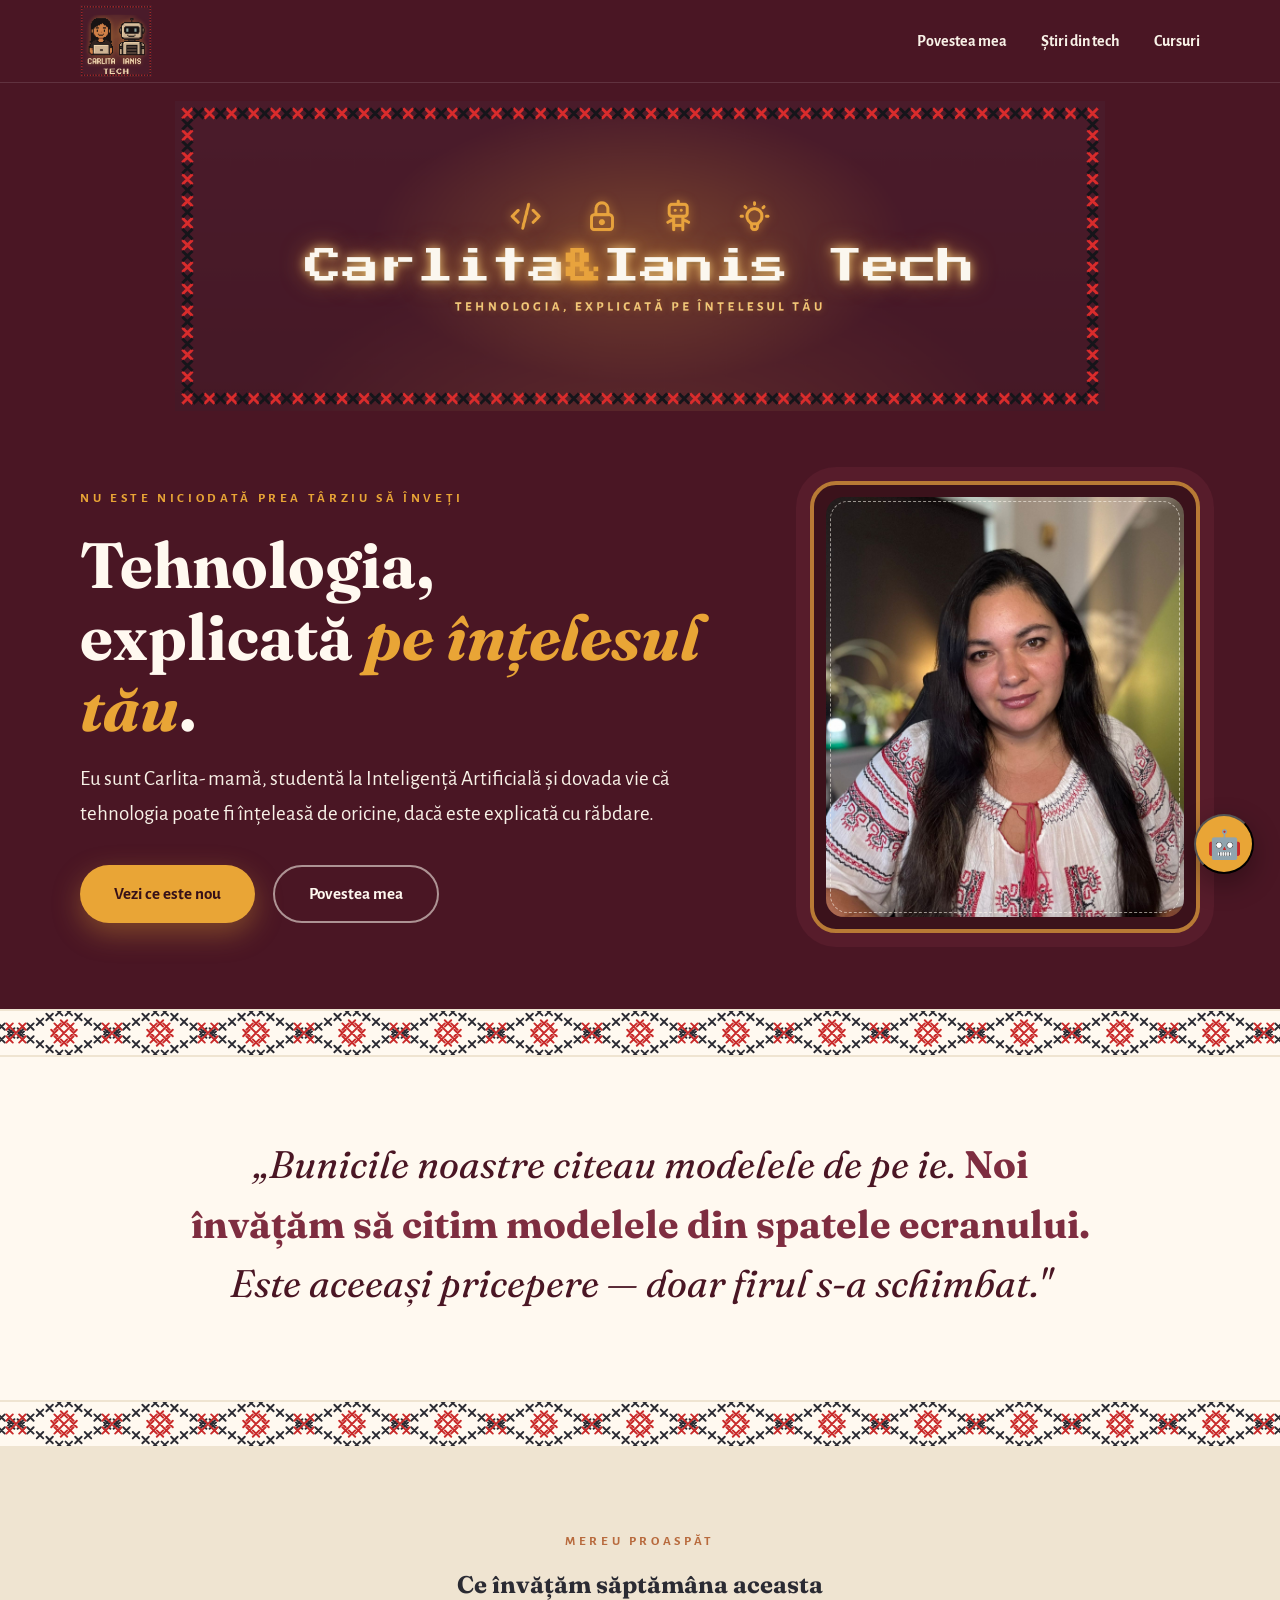
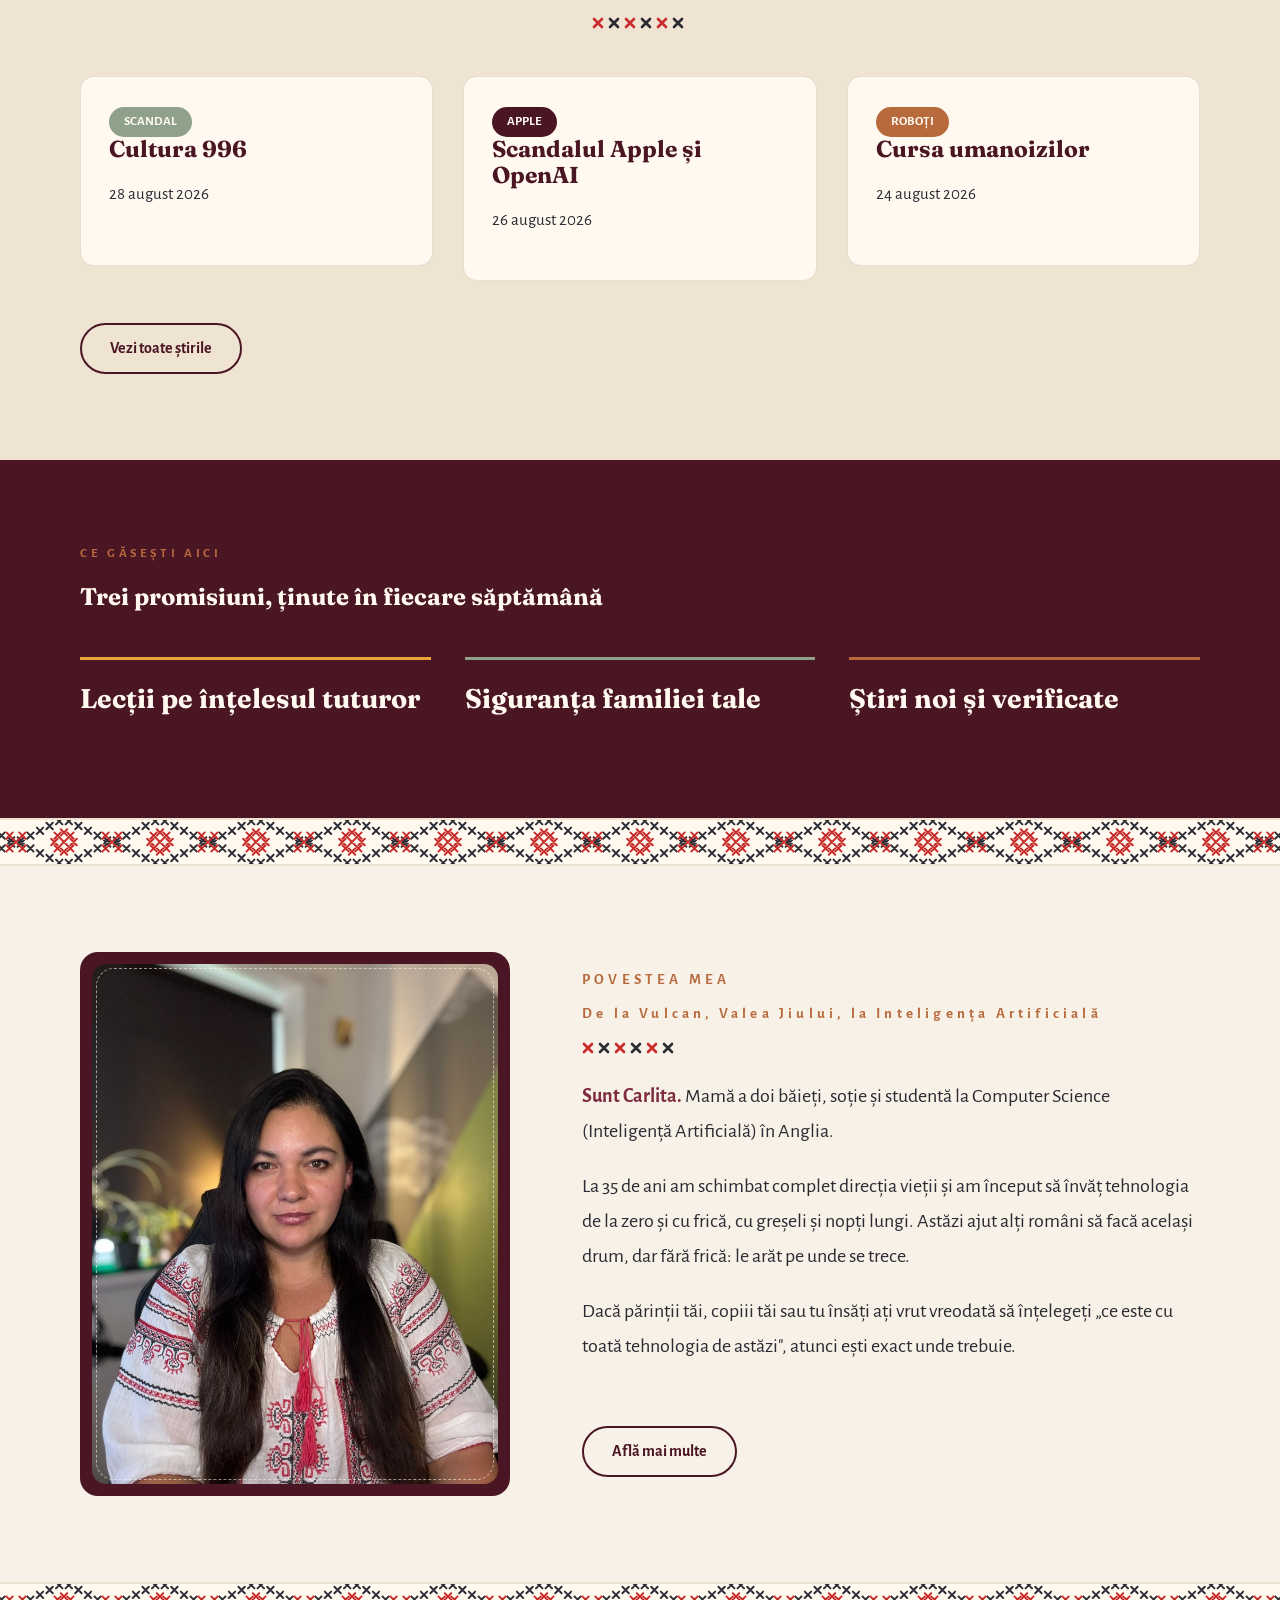
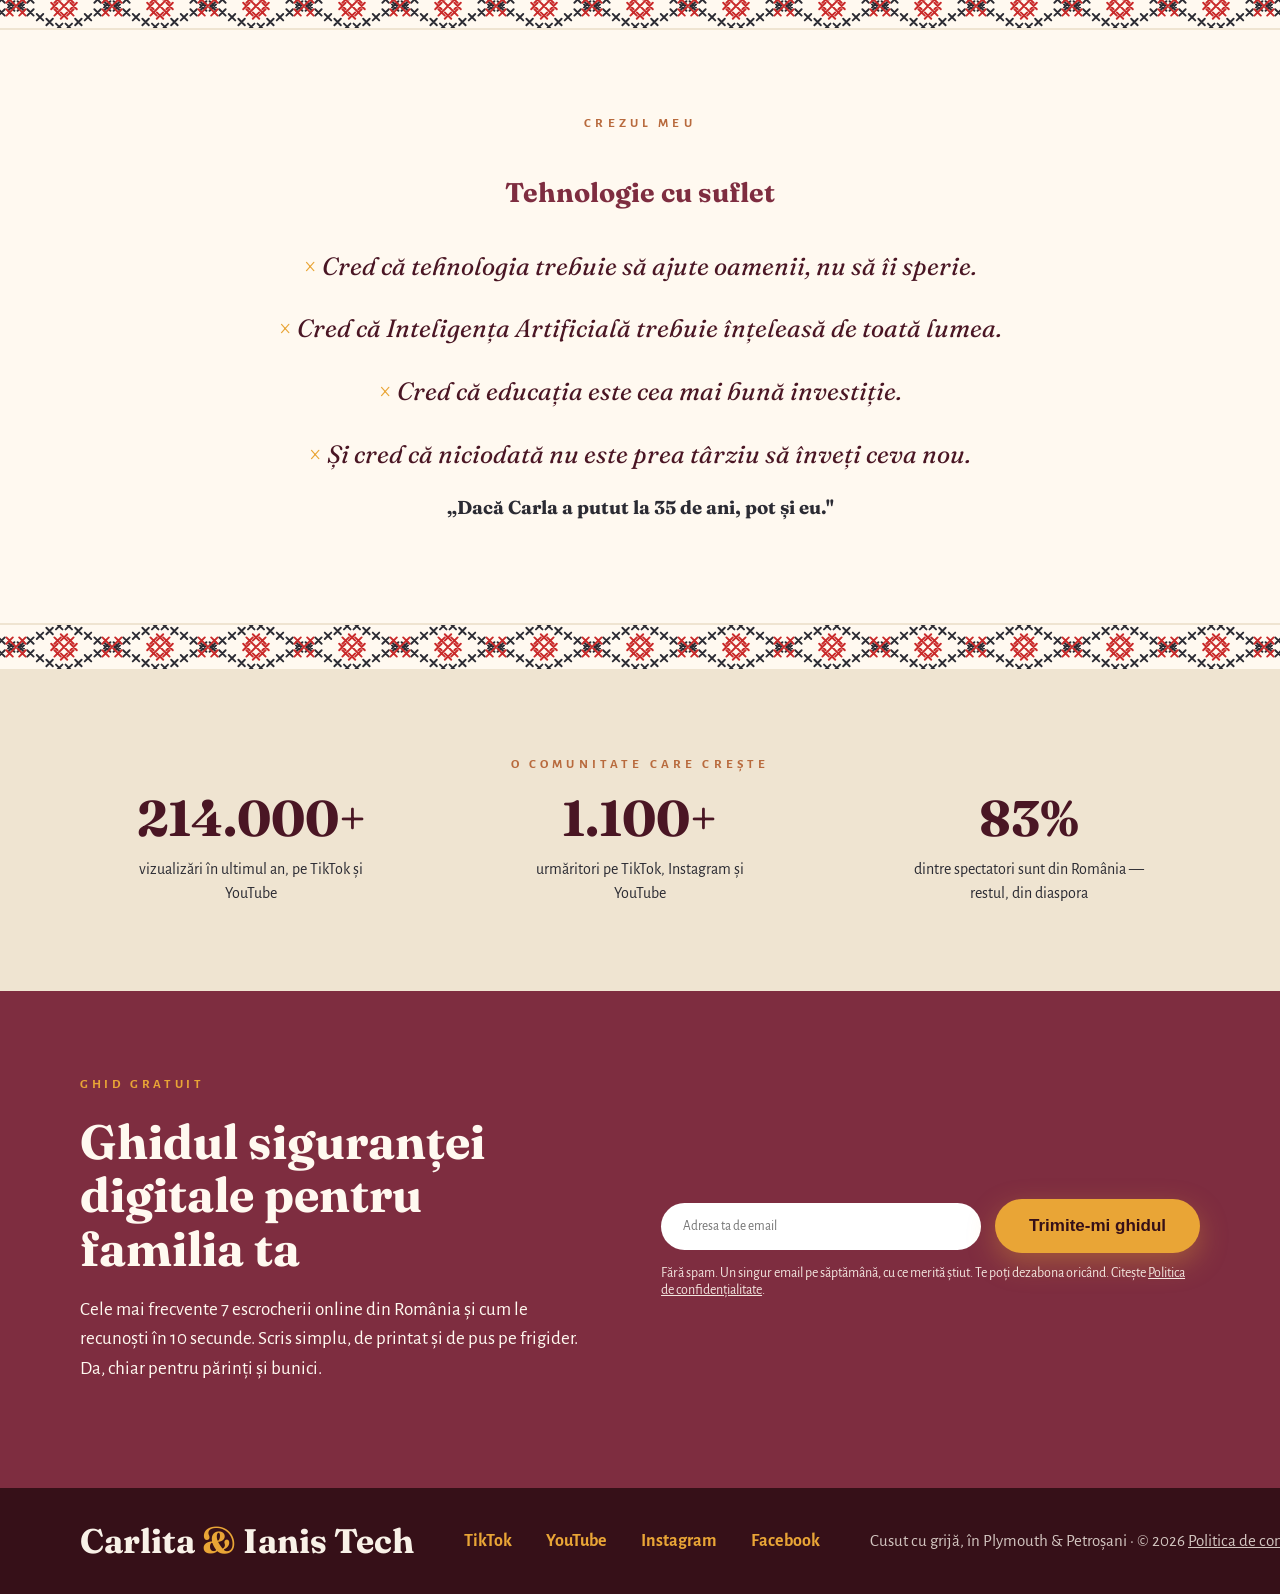
<file: CarlitaIanisTechPLATFORM/frontend/index.html>
<!DOCTYPE html>
<html lang="ro">

<head>
    <meta charset="UTF-8">
    <meta name="viewport" content="width=device-width, initial-scale=1.0">
    <title>Carlita & Ianis Tech — Tehnologia, explicată pe înțelesul tău</title>
    <meta name="description"
        content="Cursuri de AI, programare și cybersecurity pentru începători. În română, pe înțelesul tău.">
    <link rel="preconnect" href="https://fonts.googleapis.com">
    <link rel="preconnect" href="https://fonts.gstatic.com" crossorigin>
    <link
        href="https://fonts.googleapis.com/css2?family=Fraunces:ital,opsz,wght@0,9..144,400;0,9..144,600;0,9..144,700;1,9..144,400&family=Alegreya+Sans:wght@400;500;700&display=swap"
        rel="stylesheet">
    <link rel="stylesheet" href="style.css">
    <!-- MailerLite Universal -->
    <script>
        (function (w, d, e, u, f, l, n) {
            w[f] = w[f] || function () {
                (w[f].q = w[f].q || [])
                    .push(arguments);
            }, l = d.createElement(e), l.async = 1, l.src = u,
                n = d.getElementsByTagName(e)[0], n.parentNode.insertBefore(l, n);
        })
            (window, document, 'script', 'https://assets.mailerlite.com/js/universal.js', 'ml');
        ml('account', '2498132');
    </script>
    <!-- End MailerLite Universal -->
</head>

<body>
    <!--HEADER- NAVIGATION-->
    <header class="site-header">
        <div class="container header-bar">
            <a href="index.html" class="nav-logo">
                <img src="assets/logo_carlita_ianis.png" alt="Carlita & Ianis Tech" class="logo-img">
            </a>

            <nav class="nav">
                <ul class="nav-links">
                    <li><a href="povesteamea.html">Povestea mea</a></li>
                    <li><a href="stiri.html">Știri din tech</a></li>
                    <li><a href="cursuri.html">Cursuri</a></li>
                </ul>
            </nav>
        </div>
    </header>

    <main>
        <!--HERO-->
        <section class="hero">
            <div class="hero-banner">
                <img src="assets/banner_red.png" alt="Carlita & Ianis Tech">
            </div>

            <div class="container hero-grid">
                <div class="hero-text">
                    <p class="eyebrow">NU ESTE NICIODATĂ PREA TÂRZIU SĂ ÎNVEȚI</p>
                    <h1>Tehnologia, explicată <em>pe înțelesul tău</em>.</h1>
                    <p class="sub">Eu sunt Carlita- mamă, studentă la Inteligență Artificială și dovada vie că
                        tehnologia poate fi înțeleasă de oricine, dacă este explicată cu răbdare.</p>

                    <div class="hero-butoane">
                        <a href="#lastupload" class="btn btn-amber">Vezi ce este nou</a>
                        <a href="povesteamea.html" class="btn btn-ghost">Povestea mea</a>
                    </div>
                </div>
                <div class="hero-photo-frame">
                    <img src="assets/carla-poza.jpeg" alt="Carla" class="hero-photo">
                </div>
            </div>
        </section>

        <!--HERO2-->
        <section class="hero2">
            <div class="motif-border" aria-hidden="true"></div>
            <blockquote class="hero2-quote">
                <span class="q-italic">„Bunicile noastre citeau modelele de pe ie.</span>
                <span class="q-bold"> Noi învățăm să citim modelele din spatele ecranului.</span>
                <span class="q-italic"> Este aceeași pricepere — doar firul s-a schimbat."</span>
            </blockquote>
        </section>
        <div class="motif-border" aria-hidden="true"></div>

        <!--BODY-ULTIMILE STIRI-->
        <section id="lastupload" class="ultimile-stiri section">
            <div class="container">
                <div class="section-title section-title--center">
                    <p class="eyebrow eyebrow--aramiu">MEREU PROASPĂT</p>
                    <h2>Ce învățăm săptămâna aceasta</h2>
                    <span class="cusatura-titlu" aria-hidden="true"></span>
                </div>

                <div class="card-grid" id="acasa-noutati"></div>
                <!-- ======= DIALOG PARTAJAT (același ca pe pagina de știri) ======= -->
                <dialog id="stire-dialog" class="stire-dialog">
                    <iframe src="" title="Știre" allowfullscreen></iframe>
                    <h3 class="stire-dialog-titlu"></h3>
                    <p class="stire-data stire-dialog-data"></p>
                    <p class="lectie-feedback">Ți-a plăcut?
                        <a class="stire-dialog-link" href="" target="_blank" rel="noopener noreferrer">Vezi tot pe
                            YouTube</a> 💛
                    </p>
                    <form method="dialog"><button class="btn btn-amber">Închide</button></form>
                </dialog>
                <a href="stiri.html" class="btn-secondary">Vezi toate știrile</a>
            </div>
        </section>

        <!--BODY-PROMISIUNI-->
        <section class="promisiuni section">
            <div class="container">
                <p class="eyebrow eyebrow--aramiu">CE GĂSEȘTI AICI</p>
                <h2>Trei promisiuni, ținute în fiecare săptămână</h2>

                <div class="promisiuni-grid">
                    <div class="promisiune">
                        <h3>Lecții pe înțelesul tuturor</h3>
                    </div>

                    <div class="promisiune">
                        <h3>Siguranța familiei tale</h3>
                    </div>

                    <div class="promisiune">
                        <h3>Știri noi și verificate</h3>
                    </div>
                </div>
            </div>
        </section>

        <!--BODY- POVESTEA MEA-->
        <div class="motif-border" aria-hidden="true"></div>
        <section id="povestea-mea" class="povestea-mea section">
            <div class="container povestea-mea-grid">
                <div class="povestea-foto-frame">
                    <img src="assets/carla-poza2.jpeg" alt="Carla" class="povestea-foto">
                </div>
                <div class="poveste-text">
                    <h2>POVESTEA MEA</h2>
                    <h2>De la Vulcan, Valea Jiului, la Inteligența Artificială</h2>
                    <span class="cusatura-titlu" aria-hidden="true"></span>
                    <p><strong>Sunt Carlita.</strong> Mamă a doi băieți, soție și studentă la Computer Science
                        (Inteligență Artificială) în Anglia.</p>

                    <p>La 35 de ani am schimbat complet direcția vieții și am început să învăț tehnologia de la zero
                        și cu frică, cu greșeli și nopți lungi. Astăzi ajut alți români să facă același drum, dar fără
                        frică: le arăt pe unde se trece.</p>

                    <p>Dacă părinții tăi, copiii tăi sau tu însăți ați vrut vreodată să înțelegeți „ce este cu toată
                        tehnologia de astăzi", atunci ești exact unde trebuie.</p>
                    <a href="povesteamea.html" class="btn-secondary">Află mai multe</a>
                </div>
            </div>
        </section>
        <div class="motif-border" aria-hidden="true"></div>

        <!--BODY- CREZUL MEU-->
        <section id="crezul-meu" class="crezul-meu section">
            <div class="container">
                <h4>CREZUL MEU</h4>
                <h2>Tehnologie cu suflet</h2>
                <ul class="crez-list">
                    <li>Cred că tehnologia trebuie să ajute oamenii, nu să îi sperie.</li>
                    <li>Cred că Inteligența Artificială trebuie înțeleasă de toată lumea.</li>
                    <li>Cred că educația este cea mai bună investiție.</li>
                    <li>Și cred că niciodată nu este prea târziu să înveți ceva nou.</li>
                </ul>
                <h3>„Dacă Carla a putut la 35 de ani, pot și eu."</h3>
            </div>
        </section>
        <div class="motif-border" aria-hidden="true"></div>

        <!--BODY- COMUNITATEA CREȘTE-->
        <section id="followers" class="followers section">
            <div class="container">
                <h4>O COMUNITATE CARE CREȘTE</h4>

                <div class="followers-grid">
                    <div class="stat">
                        <p class="stat-numar">214.000+</p>
                        <p>vizualizări în ultimul an, pe TikTok și YouTube</p>
                    </div>

                    <div class="stat">
                        <p class="stat-numar">1.100+</p>
                        <p>urmăritori pe TikTok, Instagram și YouTube</p>
                    </div>

                    <div class="stat">
                        <p class="stat-numar">83%</p>
                        <p>dintre spectatori sunt din România — restul, din diaspora</p>
                    </div>
                </div>
            </div>
        </section>

        <section id="aboneazate" class="aboneazate section">
            <div class="container aboneazate-inner">

                <div class="aboneazate-text">
                    <p class="eyebrow">GHID GRATUIT</p>
                    <h2>Ghidul siguranței digitale pentru familia ta</h2>
                    <p class="sub">
                        Cele mai frecvente 7 escrocherii online din România și cum le recunoști în 10 secunde.
                        Scris simplu, de printat și de pus pe frigider. Da, chiar pentru părinți și bunici.
                    </p>
                </div>

                <div class="aboneazate-form">
                    <form class="ghid-form" id="ghid-form">
                        <!--Honeypot — bonusul anti-boți-->
                        <input type="text" name="website" id="honeypot" tabindex="-1" autocomplete="off"
                            style="position:absolute; left:-9999px;" aria-hidden="true">
                        <input type="email" name="email" placeholder="Adresa ta de email" required>
                        <button type="submit" class="btn btn-amber">Trimite-mi ghidul</button>
                    </form>

                    <p class="form-note">Fără spam. Un singur email pe săptămână, cu ce merită știut. Te poți dezabona
                        oricând.
                    Citește <a href="confidentialitate.html" style="color:inherit; text-decoration:underline;">Politica de confidențialitate</a>.
                </p>
                </div>
            </div>
        </section>
    </main>

    <!--FOOTER-->
    <footer class="footer">
        <div class="container footer-content">

            <div class="footer-brand">
                <strong>Carlita <span>&</span> Ianis Tech</strong>
            </div>

            <ul class="footer-social">
                <li><a href="https://www.tiktok.com/@carlitaianistech?is_from_webapp=1&sender_device=pc" target="_blank"
                        rel="noopener noreferrer">TikTok</a></li>
                <li><a href="https://www.youtube.com/@carlita_ianis_tech" target="_blank"
                        rel="noopener noreferrer">YouTube</a></li>
                <li><a href="https://www.instagram.com/carlita.ianis.tech/" target="_blank"
                        rel="noopener noreferrer">Instagram</a></li>
                <li><a href="https://www.facebook.com/profile.php?id=61580936638582" target="_blank"
                        rel="noopener noreferrer">Facebook</a></li>
            </ul>

            <div class="footer-copy">
                Cusut cu grijă, în Plymouth &amp; Petroșani · © 2026
                <a href="confidentialitate.html" style="color:inherit;">Politica de confidențialitate</a>
            </div>

        </div>
        <!-- ======= IANIS — botul de întrebări ======= -->
<button id="ianis-buton" class="chat-fab" aria-label="Întreabă-l pe Ianis">🤖</button>

<div id="ianis-panou" class="ianis-panou" hidden>
    <div class="ianis-header">
        <span>🤖 Ianis</span>
        <button id="ianis-inchide" class="ianis-inchide" aria-label="Închide">×</button>
    </div>
    <div id="ianis-mesaje" class="ianis-mesaje"></div>
    <div id="ianis-sugestii" class="ianis-sugestii"></div>
    <form id="ianis-form" class="ianis-form">
        <input id="ianis-input" type="text" placeholder="Scrie o întrebare..." autocomplete="off">
        <button type="submit" aria-label="Trimite">➤</button>
    </form>
</div>
    </footer>
    <!-- Întâi lista de știri, apoi scriptul -->
    <script src="data/stiri-data.js"></script>
    <script>
    // Oprește videoclipul când se închide dialogul
    document.querySelectorAll('dialog').forEach(function (dialog) {
        dialog.addEventListener('close', function () {
            var iframe = dialog.querySelector('iframe');
            if (iframe) { var src = iframe.src; iframe.src = ''; iframe.src = src; }
        });
    });
</script>
    <script src="main.js"></script>
    <script src="ianis.js"></script>
</body>

</html>
</file>
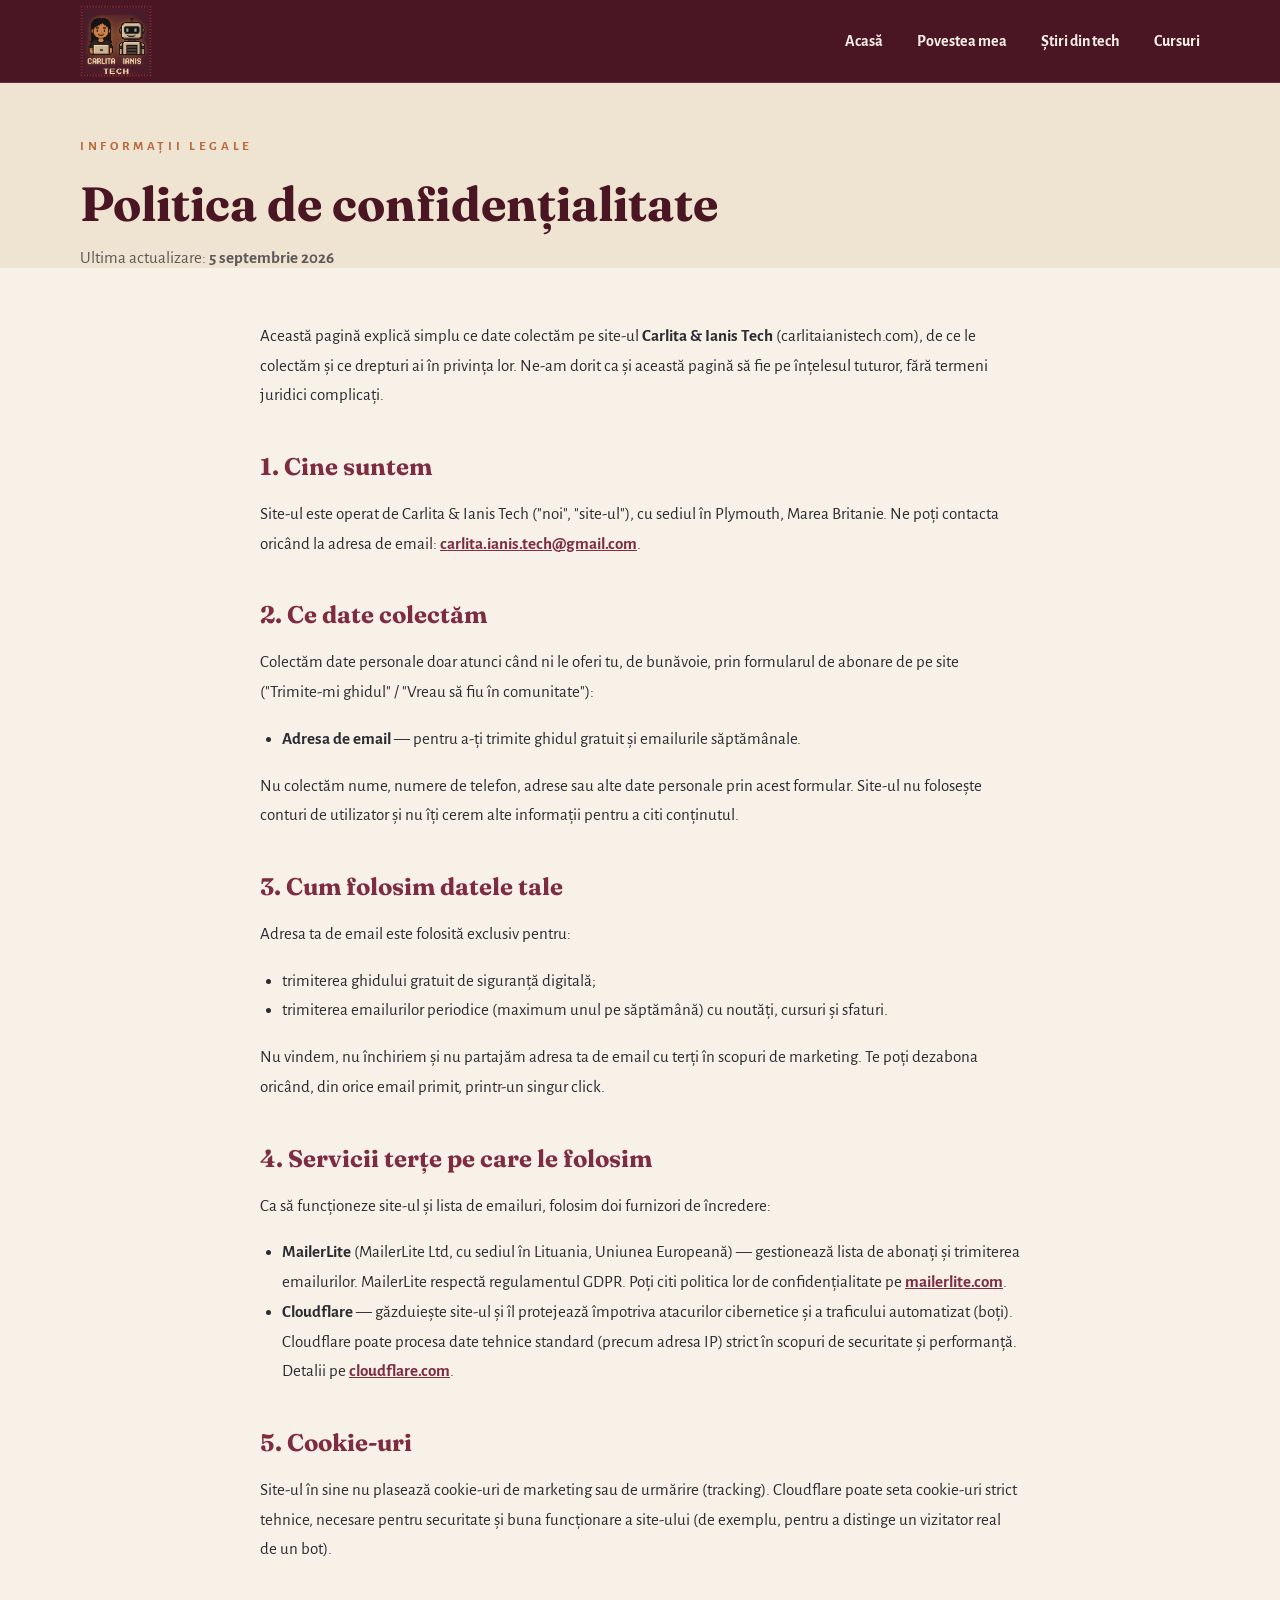
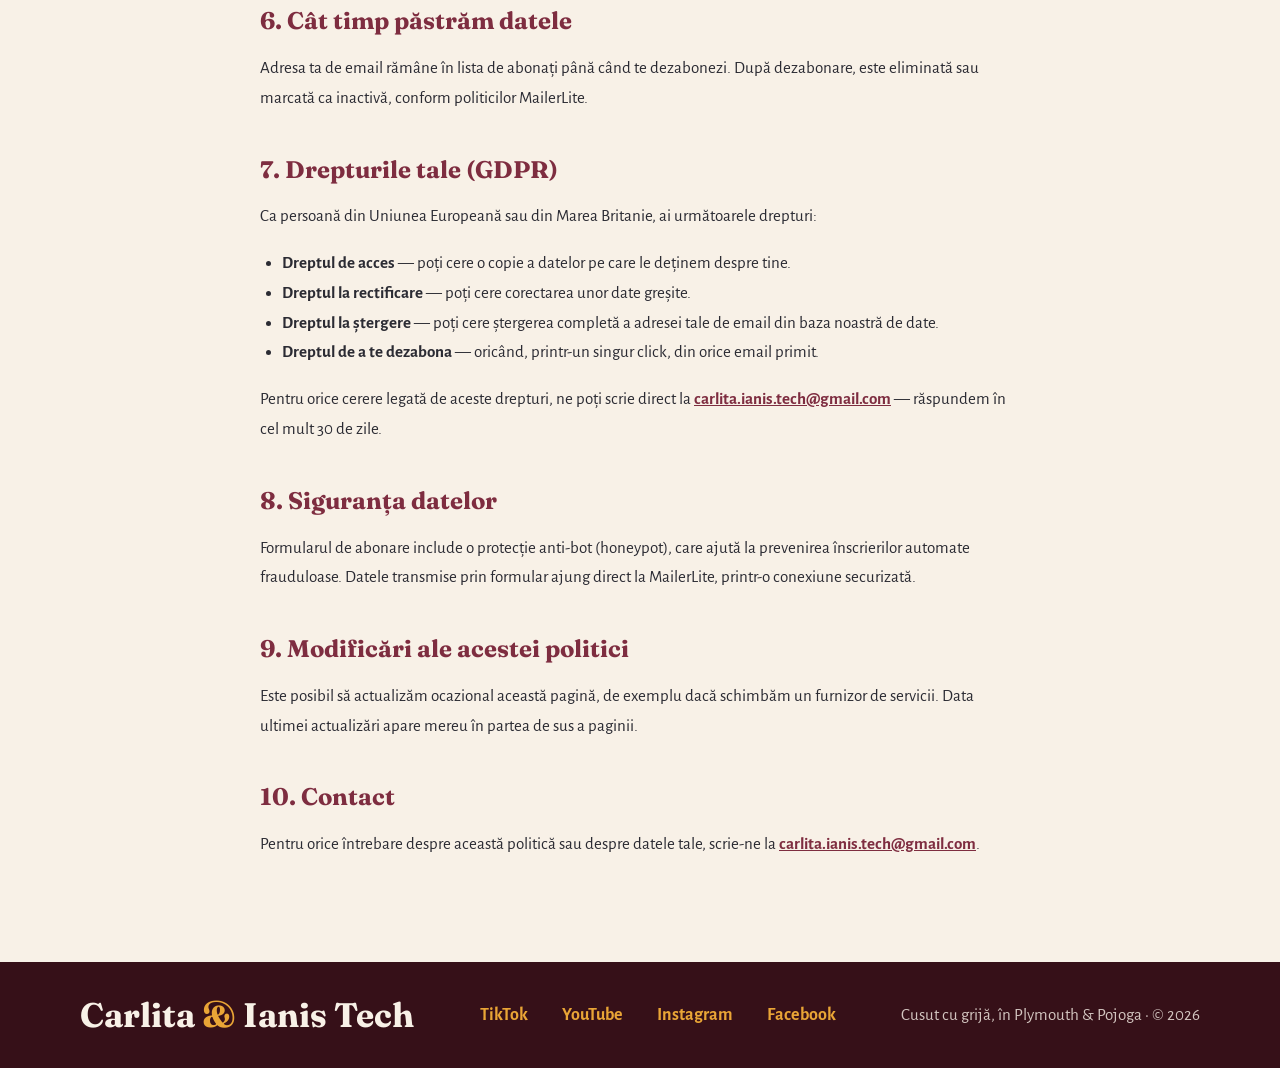
<file: CarlitaIanisTechPLATFORM/frontend/confidentialitate.html>
<!DOCTYPE html>
<html lang="ro">

<head>
    <meta charset="UTF-8">
    <meta name="viewport" content="width=device-width, initial-scale=1.0">
    <title>Politica de confidențialitate — Carlita & Ianis Tech</title>
    <meta name="description"
        content="Politica de confidențialitate a site-ului Carlita & Ianis Tech: ce date colectăm, de ce, și cum îți poți exercita drepturile GDPR.">
    <link rel="preconnect" href="https://fonts.googleapis.com">
    <link rel="preconnect" href="https://fonts.gstatic.com" crossorigin>
    <link
        href="https://fonts.googleapis.com/css2?family=Fraunces:ital,opsz,wght@0,9..144,400;0,9..144,600;0,9..144,700;1,9..144,400&family=Alegreya+Sans:wght@400;500;700&display=swap"
        rel="stylesheet">
    <link rel="stylesheet" href="style.css">
</head>

<body>

    <!--NAVIGATION BAR-->
    <header class="site-header">
        <div class="container header-bar">
            <a href="index.html" class="nav-logo">
                <img src="assets/logo_carlita_ianis.png" alt="Carlita & Ianis Tech" class="logo-img">
            </a>

            <nav class="nav">
                <ul class="nav-links">
                    <li><a href="index.html">Acasă</a></li>
                    <li><a href="povesteamea.html">Povestea mea</a></li>
                    <li><a href="stiri.html">Știri din tech</a></li>
                    <li><a href="cursuri.html">Cursuri</a></li>
                </ul>
            </nav>
        </div>
    </header>

    <main>

        <!--HERO SIMPLU-->
        <section class="despre-mine section" style="padding-top:56px; padding-bottom:0;">
            <div class="container">
                <p class="eyebrow eyebrow--aramiu">INFORMAȚII LEGALE</p>
                <h1 style="font-size:clamp(34px,4vw,48px); color:var(--noapte); margin-bottom:10px;">
                    Politica de confidențialitate</h1>
                <p style="font-size:17px; color:var(--carbune); opacity:.75; margin-bottom:0;">
                    Ultima actualizare: <strong>5 septembrie 2026</strong>
                </p>
            </div>
        </section>

        <!--CONȚINUT POLITICA-->
        <section class="section" style="padding-top:36px;">
            <div class="container" style="max-width:760px;">

                <div style="font-size:17px; line-height:1.75; color:var(--carbune);">

                    <p>Această pagină explică simplu ce date colectăm pe site-ul
                        <strong>Carlita &amp; Ianis Tech</strong> (carlitaianistech.com), de ce le colectăm și ce
                        drepturi ai în privința lor. Ne-am dorit ca și această pagină să fie pe înțelesul tuturor,
                        fără termeni juridici complicați.</p>

                    <h2 style="color:var(--bordo); font-size:24px; margin-top:44px;">1. Cine suntem</h2>
                    <p>Site-ul este operat de Carlita &amp; Ianis Tech ("noi", "site-ul"), cu sediul în Plymouth, Marea
                        Britanie. Ne poți contacta oricând la adresa de email:
                        <a href="mailto:carlita.ianis.tech@gmail.com" style="color:var(--bordo); font-weight:700;">carlita.ianis.tech@gmail.com</a>.
                    </p>

                    <h2 style="color:var(--bordo); font-size:24px; margin-top:44px;">2. Ce date colectăm</h2>
                    <p>Colectăm date personale doar atunci când ni le oferi tu, de bunăvoie, prin formularul de
                        abonare de pe site ("Trimite-mi ghidul" / "Vreau să fiu în comunitate"):</p>
                    <ul style="padding-left:22px;">
                        <li><strong>Adresa de email</strong> — pentru a-ți trimite ghidul gratuit și emailurile
                            săptămânale.</li>
                    </ul>
                    <p>Nu colectăm nume, numere de telefon, adrese sau alte date personale prin acest formular.
                        Site-ul nu folosește conturi de utilizator și nu îți cerem alte informații pentru a citi
                        conținutul.</p>

                    <h2 style="color:var(--bordo); font-size:24px; margin-top:44px;">3. Cum folosim datele tale</h2>
                    <p>Adresa ta de email este folosită exclusiv pentru:</p>
                    <ul style="padding-left:22px;">
                        <li>trimiterea ghidului gratuit de siguranță digitală;</li>
                        <li>trimiterea emailurilor periodice (maximum unul pe săptămână) cu noutăți, cursuri și
                            sfaturi.</li>
                    </ul>
                    <p>Nu vindem, nu închiriem și nu partajăm adresa ta de email cu terți în scopuri de marketing.
                        Te poți dezabona oricând, din orice email primit, printr-un singur click.</p>

                    <h2 style="color:var(--bordo); font-size:24px; margin-top:44px;">4. Servicii terțe pe care le
                        folosim</h2>
                    <p>Ca să funcționeze site-ul și lista de emailuri, folosim doi furnizori de încredere:</p>
                    <ul style="padding-left:22px;">
                        <li><strong>MailerLite</strong> (MailerLite Ltd, cu sediul în Lituania, Uniunea Europeană) —
                            gestionează lista de abonați și trimiterea emailurilor. MailerLite respectă
                            regulamentul GDPR. Poți citi politica lor de confidențialitate pe
                            <a href="https://www.mailerlite.com/legal/privacy-policy" target="_blank"
                                rel="noopener noreferrer" style="color:var(--bordo); font-weight:700;">mailerlite.com</a>.</li>
                        <li><strong>Cloudflare</strong> — găzduiește site-ul și îl protejează împotriva atacurilor
                            cibernetice și a traficului automatizat (boți). Cloudflare poate procesa date tehnice
                            standard (precum adresa IP) strict în scopuri de securitate și performanță. Detalii pe
                            <a href="https://www.cloudflare.com/privacypolicy/" target="_blank"
                                rel="noopener noreferrer" style="color:var(--bordo); font-weight:700;">cloudflare.com</a>.</li>
                    </ul>

                    <h2 style="color:var(--bordo); font-size:24px; margin-top:44px;">5. Cookie-uri</h2>
                    <p>Site-ul în sine nu plasează cookie-uri de marketing sau de urmărire (tracking). Cloudflare
                        poate seta cookie-uri strict tehnice, necesare pentru securitate și buna funcționare a
                        site-ului (de exemplu, pentru a distinge un vizitator real de un bot).</p>

                    <h2 style="color:var(--bordo); font-size:24px; margin-top:44px;">6. Cât timp păstrăm datele</h2>
                    <p>Adresa ta de email rămâne în lista de abonați până când te dezabonezi. După dezabonare, este
                        eliminată sau marcată ca inactivă, conform politicilor MailerLite.</p>

                    <h2 style="color:var(--bordo); font-size:24px; margin-top:44px;">7. Drepturile tale (GDPR)</h2>
                    <p>Ca persoană din Uniunea Europeană sau din Marea Britanie, ai următoarele drepturi:</p>
                    <ul style="padding-left:22px;">
                        <li><strong>Dreptul de acces</strong> — poți cere o copie a datelor pe care le deținem despre
                            tine.</li>
                        <li><strong>Dreptul la rectificare</strong> — poți cere corectarea unor date greșite.</li>
                        <li><strong>Dreptul la ștergere</strong> — poți cere ștergerea completă a adresei tale de
                            email din baza noastră de date.</li>
                        <li><strong>Dreptul de a te dezabona</strong> — oricând, printr-un singur click, din orice
                            email primit.</li>
                    </ul>
                    <p>Pentru orice cerere legată de aceste drepturi, ne poți scrie direct la
                        <a href="mailto:carlita.ianis.tech@gmail.com" style="color:var(--bordo); font-weight:700;">carlita.ianis.tech@gmail.com</a>
                        — răspundem în cel mult 30 de zile.</p>

                    <h2 style="color:var(--bordo); font-size:24px; margin-top:44px;">8. Siguranța datelor</h2>
                    <p>Formularul de abonare include o protecție anti-bot (honeypot), care ajută la prevenirea
                        înscrierilor automate frauduloase. Datele transmise prin formular ajung direct la MailerLite,
                        printr-o conexiune securizată.</p>

                    <h2 style="color:var(--bordo); font-size:24px; margin-top:44px;">9. Modificări ale acestei
                        politici</h2>
                    <p>Este posibil să actualizăm ocazional această pagină, de exemplu dacă schimbăm un furnizor de
                        servicii. Data ultimei actualizări apare mereu în partea de sus a paginii.</p>

                    <h2 style="color:var(--bordo); font-size:24px; margin-top:44px;">10. Contact</h2>
                    <p>Pentru orice întrebare despre această politică sau despre datele tale, scrie-ne la
                        <a href="mailto:carlita.ianis.tech@gmail.com" style="color:var(--bordo); font-weight:700;">carlita.ianis.tech@gmail.com</a>.
                    </p>

                </div>

            </div>
        </section>

    </main>

    <!--FOOTER-->
    <footer class="footer">
        <div class="container footer-content">

            <div class="footer-brand">
                <strong>Carlita <span>&</span> Ianis Tech</strong>
            </div>

            <ul class="footer-social">
                <li><a href="https://www.tiktok.com/@carlitaianistech?is_from_webapp=1&sender_device=pc" target="_blank"
                        rel="noopener noreferrer">TikTok</a></li>
                <li><a href="https://www.youtube.com/@carlita_ianis_tech" target="_blank"
                        rel="noopener noreferrer">YouTube</a></li>
                <li><a href="https://www.instagram.com/carlita.ianis.tech/" target="_blank"
                        rel="noopener noreferrer">Instagram</a></li>
                <li><a href="https://www.facebook.com/profile.php?id=61580936638582" target="_blank"
                        rel="noopener noreferrer">Facebook</a></li>
            </ul>

            <div class="footer-copy">
                Cusut cu grijă, în Plymouth &amp; Pojoga · © 2026
            </div>

        </div>
    </footer>

    <script src="main.js"></script>
</body>

</html>
</file>
<file: CarlitaIanisTechPLATFORM/frontend/style.css>
:root {
    --noapte: #4A1624;
    --noapte-adanc: #361018;
    --pergament: #F8F1E7;
    --pergament-2: #EFE4D1;
    --alb-cald: #FFF9F0;
    --chihlimbar: #E9A536;
    --bordo: #7E2D40;
    --aramiu: #B86A3D;
    --salvie: #8FA08B;
    --carbune: #2B2B33;
    --rosu-ie: #C92A2A;
}

/* RESET */
* {
    box-sizing: border-box;
}

html {
    scroll-behavior: smooth;
}

body {
    margin: 0;
    font-family: "Alegreya Sans", sans-serif;
    background: var(--pergament);
    color: var(--carbune);
}

h1,
h2,
h3 {
    font-family: "Fraunces", serif;
    line-height: 1.12;
    margin: 0 0 18px;
}

a {
    color: inherit;
}

/* GLOBAL LAYOUT */
.container {
    width: min(1120px, calc(100% - 48px));
    margin-left: auto;
    margin-right: auto;
}

.section {
    padding-top: 86px;
    padding-bottom: 86px;
}

.section-title {
    margin-bottom: 42px;
}

.section-title--center {
    text-align: center;
}

.eyebrow {
    font-size: 13px;
    font-weight: 700;
    letter-spacing: .28em;
    text-transform: uppercase;
    color: var(--chihlimbar);
    margin: 0 0 22px;
}

.eyebrow--aramiu {
    color: var(--aramiu);
}

.cusatura-titlu {
    width: 96px;
    height: 18px;
    margin-top: 14px;
    margin-bottom: 0;
    display: block;
    background-image: url("data:image/svg+xml,%3Csvg xmlns='http://www.w3.org/2000/svg' width='96' height='18' viewBox='0 0 96 18'%3E%3Cg fill='none' stroke-linecap='round' stroke-width='2.6'%3E%3Cpath stroke='%23C92A2A' d='M2 3L10 11M10 3L2 11'/%3E%3Cpath stroke='%232B2B33' d='M18 3L26 11M26 3L18 11'/%3E%3Cpath stroke='%23C92A2A' d='M34 3L42 11M42 3L34 11'/%3E%3Cpath stroke='%232B2B33' d='M50 3L58 11M58 3L50 11'/%3E%3Cpath stroke='%23C92A2A' d='M66 3L74 11M74 3L66 11'/%3E%3Cpath stroke='%232B2B33' d='M82 3L90 11M90 3L82 11'/%3E%3C/g%3E%3C/svg%3E");
    background-repeat: no-repeat;
    background-position: left center;
    background-size: 96px 18px;
}

.section-title--center .cusatura-titlu {
    margin-left: auto;
    margin-right: auto;
}

/* HEADER */
.site-header {
    position: sticky;
    top: 0;
    z-index: 1000;
    background: var(--noapte);
    border-bottom: 1px solid rgba(255, 255, 255, .12);
}

.header-bar {
    height: 82px;
    display: flex;
    align-items: center;
    justify-content: space-between;
}

.logo-img {
    height: 72px;
    width: auto;
    display: block;
}

.nav-logo {
    line-height: 0;
}

.nav-links {
    list-style: none;
    display: flex;
    gap: 34px;
    margin: 0;
    padding: 0;
}

.nav-links a {
    text-decoration: none;
    color: var(--pergament);
    font-weight: 700;
    font-size: 16px;
}

.nav-links a:hover {
    color: var(--chihlimbar);
}

/* BRODERIE BORDER */
.motif-border,
.broderie {
    height: 48px;
    width: 100%;
    background-color: var(--alb-cald);
    background-image: url("data:image/svg+xml,%3Csvg xmlns='http://www.w3.org/2000/svg' width='120' height='60' viewBox='0 0 120 60'%3E%3Cg fill='none' stroke-width='2.4' stroke-linecap='round'%3E%3Cpath stroke='%232B2B33' d='M2 24L10 32M10 24L2 32M14 18L22 26M22 18L14 26M26 12L34 20M34 12L26 20M38 6L46 14M46 6L38 14M50 0L58 8M58 0L50 8M62 0L70 8M70 0L62 8M74 6L82 14M82 6L74 14M86 12L94 20M94 12L86 20M98 18L106 26M106 18L98 26M110 24L118 32M118 24L110 32M2 28L10 36M10 28L2 36M14 34L22 42M22 34L14 42M26 40L34 48M34 40L26 48M38 46L46 54M46 46L38 54M50 52L58 60M58 52L50 60M62 52L70 60M70 52L62 60M74 46L82 54M82 46L74 54M86 40L94 48M94 40L86 48M98 34L106 42M106 34L98 42M110 28L118 36M118 28L110 36'/%3E%3Cpath stroke='%23C92A2A' d='M56 26L64 34M64 26L56 34M56 14L64 22M64 14L56 22M56 38L64 46M64 38L56 46M44 26L52 34M52 26L44 34M68 26L76 34M76 26L68 34M48 18L56 26M56 18L48 26M64 18L72 26M72 18L64 26M48 34L56 42M56 34L48 42M64 34L72 42M72 34L64 42M-4 26L4 34M4 26L-4 34M4 18L12 26M12 18L4 26M4 34L12 42M12 34L4 42M116 26L124 34M124 26L116 34M108 18L116 26M116 18L108 26M108 34L116 42M116 34L108 42'/%3E%3C/g%3E%3C/svg%3E");
    background-repeat: repeat-x;
    background-position: center;
    background-size: 96px 48px;
    border-top: 2px solid var(--pergament-2);
    border-bottom: 2px solid var(--pergament-2);
}

/* HERO */
.hero {
    background: var(--noapte);
    color: var(--pergament);
    padding-bottom: 76px;
}

.hero-banner {
    background: var(--noapte);
    padding: 18px 0 0;
    text-align: center;
}

.hero-banner img {
    width: 100%;
    height: auto;
    max-height: 310px;
    object-fit: contain;
    object-position: center;
    display: block;
}

.hero-grid {
    padding-top: 70px;
    display: grid;
    grid-template-columns: 1fr 390px;
    gap: 95px;
    align-items: center;
}

.hero h1 {
    font-size: clamp(46px, 5vw, 68px);
    color: var(--alb-cald);
}

.hero h1 em {
    color: var(--chihlimbar);
    font-style: italic;
}

.hero .sub {
    max-width: 620px;
    font-size: 21px;
    line-height: 1.65;
    margin: 0 0 34px;
}

.hero-butoane {
    display: flex;
    gap: 18px;
    flex-wrap: wrap;
}

.hero-photo-frame,
.povestea-foto-frame {
    position: relative;
    padding: 12px;
    border-radius: 26px;
    background: rgba(54, 16, 24, .75);
}

.hero-photo-frame {
    border: 4px solid #B87A35;
    box-shadow: 0 0 0 14px rgba(126, 45, 64, .25);
}

.hero-photo-frame::before,
.povestea-foto-frame::before {
    content: "";
    position: absolute;
    inset: 16px;
    border: 1.5px dashed rgba(255, 249, 240, .55);
    border-radius: 18px;
    pointer-events: none;
}

.hero-photo {
    width: 100%;
    height: 420px;
    object-fit: cover;
    border-radius: 18px;
    display: block;
}

/* BUTTONS */
.btn,
.btn-secondary {
    display: inline-flex;
    align-items: center;
    justify-content: center;
    border-radius: 999px;
    font-weight: 700;
    text-decoration: none;
}

.btn {
    padding: 17px 34px;
    font-size: 17px;
}

.btn-amber {
    background: var(--chihlimbar);
    color: var(--noapte-adanc);
    box-shadow: 0 10px 28px rgba(233, 165, 54, .35);
}

.btn-ghost {
    border: 2px solid rgba(255, 249, 240, .55);
    color: var(--alb-cald);
}

.btn-secondary {
    margin-top: 42px;
    padding: 14px 28px;
    border: 2px solid var(--noapte);
    color: var(--noapte);
    font-size: 16px;
}

.btn-secondary:hover {
    background: var(--noapte);
    color: var(--alb-cald);
}

/* QUOTE */
.hero2 {
    background: var(--alb-cald);
}

.hero2-quote {
    max-width: 980px;
    margin: 0 auto;
    padding: 78px 24px 86px;
    text-align: center;
    font-family: "Fraunces", serif;
    font-size: clamp(28px, 3vw, 40px);
    line-height: 1.55;
    color: var(--noapte);
}

.q-italic {
    font-style: italic;
}

.q-bold {
    font-weight: 700;
    color: var(--bordo);
}

/* NEWS */
.ultimile-stiri {
    background: var(--pergament-2);
}

.ultimile-stiri h1 {
    color: var(--noapte);
    font-size: clamp(38px, 4vw, 52px);
}

.card-grid {
    display: grid;
    grid-template-columns: repeat(3, 1fr);
    gap: 30px;
}

.card {
    background: var(--alb-cald);
    border: 1px solid rgba(74, 22, 36, .12);
    border-radius: 14px;
    padding: 30px 28px;
    min-height: 190px;
}

.card h3 {
    color: var(--noapte);
    font-size: 23px;
}

.card p {
    color: var(--carbune);
    font-size: 17px;
    line-height: 1.55;
}

.badge {
    display: inline-block;
    padding: 7px 15px;
    border-radius: 999px;
    font-size: 13px;
    font-weight: 700;
    color: var(--alb-cald);
}

.badge--salvie {
    background: var(--salvie);
}

.badge--bordo {
    background: var(--noapte);
}

.badge--aramiu {
    background: var(--aramiu);
}

/* PROMISIUNI */
.promisiuni {
    background: var(--noapte);
    color: var(--alb-cald);
}

.promisiuni h1 {
    font-size: clamp(38px, 4vw, 52px);
    max-width: 850px;
}

.promisiuni-grid {
    display: grid;
    grid-template-columns: repeat(3, 1fr);
    gap: 34px;
    margin-top: 46px;
}

.promisiune {
    border-top: 3px solid var(--chihlimbar);
    padding-top: 24px;
}

.promisiune:nth-child(2) {
    border-top-color: var(--salvie);
}

.promisiune:nth-child(3) {
    border-top-color: var(--aramiu);
}

.promisiune h3 {
    color: var(--alb-cald);
    font-size: 27px;
}

/* POVESTEA MEA */
.povestea-mea {
    background: var(--pergament);
}

.povestea-mea-grid {
    display: grid;
    grid-template-columns: 430px 1fr;
    gap: 72px;
    align-items: center;
}

.povestea-foto-frame {
    border-radius: 18px;
    background: var(--noapte);
}

.povestea-foto {
    width: 100%;
    height: 520px;
    object-fit: cover;
    border-radius: 14px;
    display: block;
}

.povestea-mea h2 {
    font-family: "Alegreya Sans", sans-serif;
    color: var(--aramiu);
    letter-spacing: .28em;
    font-size: 15px;
    font-weight: 700;
}

.povestea-mea h1 {
    color: var(--noapte);
    font-size: clamp(38px, 4vw, 50px);
}

.povestea-mea p {
    font-size: 20px;
    line-height: 1.75;
}

.povestea-mea strong {
    color: var(--bordo);
}

/* CREZ */
.crezul-meu {
    background: var(--alb-cald);
    text-align: center;
}

.crezul-meu .container {
    max-width: 820px;
}

.crezul-meu h4,
.followers h4 {
    color: var(--aramiu);
    letter-spacing: .32em;
    font-size: 13px;
    margin: 0 0 14px;
}

.crezul-meu h1 {
    color: var(--noapte);
    font-size: clamp(38px, 4vw, 52px);
}

.crez-list {
    list-style: none;
    padding: 0;
    margin: 38px auto 0;
}

.crez-list li {
    font-family: "Fraunces", serif;
    font-style: italic;
    font-size: 25px;
    line-height: 1.55;
    color: var(--noapte);
    margin-bottom: 24px;
}

.crez-list li::before {
    content: "× ";
    color: var(--chihlimbar);
    font-style: normal;
}

.crezul-meu h2 {
    color: var(--bordo);
    font-size: 27px;
    margin-top: 46px;
}

/* FOLLOWERS */
.followers {
    background: var(--pergament-2);
    text-align: center;
}

.followers-grid {
    display: grid;
    grid-template-columns: repeat(3, 1fr);
    gap: 46px;
}

.stat-numar {
    font-family: "Fraunces", serif;
    font-size: 50px;
    font-weight: 700;
    color: var(--noapte);
    margin: 0 0 8px;
}

.stat p:last-child {
    max-width: 260px;
    margin: 0 auto;
    line-height: 1.5;
}

/* NEWSLETTER */
.aboneazate {
    background: var(--bordo);
    color: var(--alb-cald);
}

.aboneazate-inner {
    display: grid;
    grid-template-columns: 1fr 1fr;
    gap: 70px;
    align-items: center;
}

.aboneazate h2 {
    font-size: clamp(34px, 4vw, 48px);
    max-width: 560px;
}

.aboneazate .sub {
    max-width: 620px;
    font-size: 19px;
    line-height: 1.55;
}

.aboneazate-form {
    padding-top: 34px;
}

.ghid-form {
    display: flex;
    gap: 14px;
    align-items: center;
    flex-wrap: nowrap;
}

.ghid-form input {
    width: 320px;
    padding: 15px 22px;
    border: none;
    border-radius: 999px;
    font-family: inherit;
}

.ghid-form button {
    border: none;
    cursor: pointer;
    white-space: nowrap;
}

.form-note {
    font-size: 14px;
    opacity: .9;
    margin-top: 12px;
}

@media (max-width: 900px) {
    .aboneazate-inner {
        grid-template-columns: 1fr;
        gap: 34px;
        text-align: center;
    }

    .ghid-form {
        justify-content: center;
        flex-wrap: wrap;
    }
}

/* CHAT */
.chat-fab {
    position: fixed;
    right: 26px;
    bottom: 26px;
    width: 60px;
    height: 60px;
    background: var(--chihlimbar);
    border-radius: 50%;
    display: flex;
    align-items: center;
    justify-content: center;
    text-decoration: none;
    font-size: 28px;
    box-shadow: 0 10px 28px rgba(0, 0, 0, .32);
    z-index: 900;
}

/*==============================
            FOOTER
==============================*/

.footer {
    background: var(--noapte-adanc);
    color: var(--pergament);
    padding: 32px 0;
}

.footer-content {
    display: flex;
    align-items: center;
    justify-content: space-between;
    gap: 50px;
}

.footer-brand {
    font-family: "Fraunces", serif;
    font-size: 34px;
    font-weight: 700;
    white-space: nowrap;
}

.footer-brand span {
    color: var(--chihlimbar);
}

.footer-social {
    list-style: none;
    display: flex;
    gap: 34px;
    padding: 0;
    margin: 0;
}

.footer-social a {
    color: var(--chihlimbar);
    text-decoration: none;
    font-weight: 700;
    font-size: 18px;
    transition: .25s;
}

.footer-social a:hover {
    color: #ffd27b;
}

.footer-copy {
    font-size: 17px;
    color: rgba(255, 249, 240, .78);
    white-space: nowrap;
}

/*==============================
        MOBILE
==============================*/

@media (max-width: 900px) {

    .hero-grid {
        grid-template-columns: 1fr;
        gap: 44px;
        padding-top: 44px;
    }

    .hero-photo-frame {
        max-width: 390px;
        margin: 0 auto;
    }

    .card-grid,
    .promisiuni-grid,
    .followers-grid {
        grid-template-columns: 1fr;
    }

    .povestea-mea-grid {
        grid-template-columns: 1fr;
        gap: 40px;
    }

    .povestea-foto {
        height: 420px;
    }

    .header-bar {
        height: auto;
        flex-direction: column;
        gap: 10px;
        padding: 12px 0;
    }

    .nav-links {
        flex-wrap: wrap;
        justify-content: center;
        gap: 16px 22px;
    }

    .logo-img {
        height: 56px;
    }

    .section {
        padding-top: 56px;
        padding-bottom: 56px;
    }

    .footer-content {
        flex-direction: column;
        gap: 20px;
        text-align: center;
    }

    .footer-brand {
        font-size: 28px;
    }

    .footer-social {
        flex-wrap: wrap;
        justify-content: center;
        gap: 20px;
    }

    .footer-copy {
        white-space: normal;
    }
}

@media (max-width: 480px) {

    .ghid-form input {
        width: 100%;
    }

    .ghid-form button {
        width: 100%;
    }

    .hero-photo {
        height: 340px;
    }
}

/* MESAJE FORMULAR — în afara media query, se aplică peste tot */
.form-mesaj {
    margin-top: 14px;
    padding: 12px 20px;
    border-radius: 999px;
    font-weight: 700;
    font-size: 15px;
    display: inline-block;
}

.form-mesaj--succes {
    background: var(--salvie);
    color: var(--alb-cald);
}

.form-mesaj--eroare {
    background: var(--chihlimbar);
    color: var(--noapte-adanc);
}

/*despre-mine*/
.despre-mine {
    background: var(--pergament-2);
}

.despre-mine h2 {
    color: var(--noapte);
    font-size: clamp(38px, 4vw, 52px);
}

.despre-CarlitaIanisTech {
    background: var(--bordo);
    color: var(--alb-cald);
}

.despre-CarlitaIanisTech-inner {
    display: grid;
    grid-template-columns: 1fr 1fr;
    gap: 70px;
    align-items: center
}

.despre-CarlitaIanisTech h2 {
    font-size: clamp(34px, 4vw, 48px);
    max-width: 560px;
}

.despre-CarlitaIanisTech .sub {
    max-width: 620px;
    font-size: 19px;
    line-height: 1.55;


}

/*===== CURSURI =====*/

/* Fundaluri alternate pe secțiuni */
.cursuri-programare {
    background: var(--pergament-2);
}

.securitate-cibernetica {
    background: var(--alb-cald);
}

.inteligenta-artificiala {
    background: var(--pergament);
}

/* Toggle "Vezi lecțiile" — ascundem săgeata default a lui details */
.curs-toggle::-webkit-details-marker {
    display: none;
}

.curs-toggle {
    list-style: none;
    cursor: pointer;
    display: inline-flex;
    align-items: center;
    gap: 0.5rem;
}

/* Chevron — starea normală (închis) */
.chevron {
    display: inline-block;
    /* fără asta, transform nu funcționează */
    transition: transform 0.3s ease;
    /* rotație lină, nu bruscă */
}

/* Chevron — starea deschisă */
details[open] .chevron {
    transform: rotate(180deg);
    /* ▼ devine ▲ */
}

/* Rândul unei lecții în listă */
.lectie-rand {
    display: flex;
    justify-content: space-between;
    /* titlul la stânga, durata la dreapta */
    align-items: center;
    width: 100%;
    padding: 0.9rem 1.2rem;
    margin-top: 0.6rem;
    background: var(--alb-cald);
    border: 1px solid var(--pergament-2);
    border-radius: 8px;
    font-family: inherit;
    font-size: 1rem;
    cursor: pointer;
    text-align: left;
    transition: background 0.2s ease, transform 0.2s ease;
}

.lectie-rand:hover {
    background: var(--pergament);
    transform: translateX(4px);
    /* mică alunecare la hover — subtil, elegant */
}

.lectie-durata {
    opacity: 0.6;
    font-size: 0.9rem;
}

/*===== DIALOG LECȚIE =====*/

dialog {
    /* dialog e centrat automat de browser — noi doar îl îmbrăcăm frumos */
    width: min(90vw, 480px);
    /* max 480px, dar pe telefon 90% din ecran */
    max-height: 85vh;
    /* niciodată mai înalt de 85% din ecran */
    overflow-y: auto;
    /* dacă nu încape, apare scroll ÎN dialog */
    border: none;
    border-radius: 12px;
    padding: 1.5rem;
    background: var(--alb-cald);
    text-align: center;
    /* totul pe mijloc, cum ai vrut */
}

/* Fundalul întunecat din spatele dialogului */
dialog::backdrop {
    background: rgba(0, 0, 0, 0.55);
}

/* Videoclipul — vertical (Shorts), centrat, mai mare */
dialog iframe {
    width: 250px;
    aspect-ratio: 9 / 16;
    /* format vertical de Shorts */
    border: none;
    border-radius: 10px;
    display: block;
    margin: 0 auto 1rem;
    /* auto stânga-dreapta = centrat */
}

/* Details din dialog — săgeata rămâne lizibilă și centrat arată curat */
dialog details {
    margin: 0.6rem 0;
}

dialog summary {
    cursor: pointer;
    font-weight: 500;
}

/* Butonul Închide, centrat */
dialog form[method="dialog"] {
    margin-top: 1rem;
}

/*pentru telefon */
@media (max-width: 600px) {
    .lectie-rand {
        flex-direction: column;
        /* titlul sus, durata dedesubt */
        align-items: flex-start;
        gap: 0.3rem;
    }
}

/*===== ȘTIRI ===== */

/* Bara de filtre — orizontală, scroll lateral (ca YouTube) */
.stiri-filtre {
    display: flex;
    gap: 10px;
    overflow-x: auto;
    padding-bottom: 10px;
    margin-bottom: 28px;
    scrollbar-width: thin;
}

.stiri-filtru {
    flex: 0 0 auto;
    /* nu se micșorează, stă pe o linie */
    padding: 8px 18px;
    border-radius: 999px;
    border: 1px solid var(--pergament-2);
    background: var(--alb-cald);
    color: var(--bordo);
    font-family: inherit;
    font-weight: 700;
    font-size: 0.95rem;
    cursor: pointer;
    white-space: nowrap;
    transition: background 0.2s ease;
}

.stiri-filtru:hover {
    background: var(--pergament);
}

.stiri-filtru.activ {
    background: var(--chihlimbar);
    color: var(--noapte-adanc);
    border-color: var(--chihlimbar);
}

/* Grid-ul de carduri */
.stiri-grid {
    display: grid;
    grid-template-columns: repeat(auto-fill, minmax(260px, 1fr));
    gap: 24px;
}

/* Cardul unei știri (buton care deschide dialogul) */
.stire-card {
    display: flex;
    flex-direction: column;
    padding: 0;
    border: none;
    background: transparent;
    text-align: left;
    cursor: pointer;
    font-family: inherit;
}

.stire-coperta {
    width: 100%;
    aspect-ratio: 16 / 9;
    object-fit: cover;
    border-radius: 12px;
    display: block;
    transition: transform 0.2s ease;
}

.stire-card:hover .stire-coperta {
    transform: scale(1.02);
    /* mică mărire la hover, elegant */
}

.stire-info {
    padding: 10px 4px 0;
}

.stire-titlu {
    font-family: inherit;
    /* curat, ca la YouTube — nu Fraunces */
    font-size: 1rem;
    font-weight: 700;
    color: var(--noapte);
    margin: 0 0 4px;
    line-height: 1.3;
}

.stire-data {
    font-size: 0.85rem;
    color: var(--carbune);
    opacity: 0.65;
    margin: 0;
}

/* Dialog știre — video orizontal 16:9 (nu vertical ca la cursuri) */
.stire-dialog {
    width: min(92vw, 640px);
    text-align: left;
}

.stire-dialog iframe {
    width: 100%;
    aspect-ratio: 16 / 9;
    height: auto;
    margin-bottom: 1rem;
}

/* ============================================================
   POVESTEA MEA  (versiune curată — tot CSS-ul stă aici, în style.css)
   ============================================================ */

:root {
    --pv-panel: #F6F0E2;
    /* panoul ferestrei */
    --pv-burgundy: #40121F;
    /* titluri închise */
    --pv-wine: #6E2537;
    --pv-aramiu: #B08A4A;
    --pv-rosu: #C0392B;
    --pv-text: #3A2B24;
    --pv-line: rgba(64, 18, 31, .15);
}

/* ---------- CUPRINS ---------- */
.cuprins-list {
    list-style: none;
    max-width: 600px;
    margin: 1.6rem auto 0;
    padding: 0;
}

.cuprins-list li+li {
    border-top: 1px dashed var(--pv-line);
}

.cuprins-list a {
    display: flex;
    align-items: baseline;
    gap: 1rem;
    padding: .9rem .5rem;
    text-decoration: none;
    color: var(--pv-burgundy);
    transition: color .15s ease;
}

.cuprins-list a:hover {
    color: var(--pv-rosu);
}

.cuprins-num {
    font-family: 'Fraunces', serif;
    font-weight: 600;
    color: var(--pv-aramiu);
    min-width: 2em;
    font-size: 1.15rem;
}

/* ---------- FEREASTRA CU POVESTEA ---------- */
.poveste-cadru {
    width: min(760px, 92%);
    margin: 0 auto;
    background: var(--pv-panel);
    border-radius: 14px;
    padding: clamp(1.6rem, 4vw, 3.2rem);
    box-shadow:
        0 0 0 1px var(--pv-aramiu),
        0 0 0 7px var(--pv-panel),
        0 0 0 8px var(--pv-line),
        0 22px 50px rgba(64, 18, 31, .12);
}

/* rama foto de la începutul fiecărui capitol (se ascunde singură dacă poza lipsește) */
.cap-poza {
    max-width: 440px;
    margin: 0 auto 1.6rem;
    background: #fff;
    padding: .6rem;
    border: 1px solid var(--pv-aramiu);
    border-radius: 8px;
    box-shadow: 0 10px 24px rgba(64, 18, 31, .14);
}

.cap-poza img {
    width: 100%;
    display: block;
    border-radius: 4px;
}

.cap {
    scroll-margin-top: 90px;
}

.cap-eyebrow {
    text-align: center;
    text-transform: uppercase;
    letter-spacing: .3em;
    font-size: .74rem;
    font-weight: 700;
    color: var(--pv-aramiu);
    margin: 0 0 .4rem;
}

.cap-titlu {
    text-align: center;
    font-family: 'Fraunces', serif;
    font-weight: 600;
    font-size: clamp(1.7rem, 4vw, 2.3rem);
    line-height: 1.15;
    color: var(--pv-burgundy);
    margin: 0 0 1.6rem;
}

.cap-body {
    font-size: 1.16rem;
    line-height: 1.85;
    color: var(--pv-text);
}

.cap-body p {
    margin: 0 0 1.2rem;
}

.cap-body h3 {
    font-family: 'Fraunces', serif;
    font-weight: 600;
    font-size: 1.42rem;
    color: var(--pv-wine);
    margin: 2.4rem 0 1rem;
}

.cap-body h4 {
    font-family: 'Fraunces', serif;
    font-weight: 600;
    font-size: 1.18rem;
    color: var(--pv-aramiu);
    margin: 1.9rem 0 .7rem;
}

.cap-body strong {
    color: var(--pv-wine);
    font-weight: 700;
}

.cap-body em {
    font-style: italic;
}

/* inițială mare pe primul paragraf al poveștii */
.cap--first .cap-body>p:first-of-type::first-letter {
    font-family: 'Fraunces', serif;
    font-weight: 700;
    color: var(--pv-wine);
    float: left;
    font-size: 3.4rem;
    line-height: .82;
    padding: .3rem .5rem 0 0;
}

/* despărțitor între capitole (× × × × ×) */
.cap-divider {
    text-align: center;
    color: var(--pv-aramiu);
    letter-spacing: .55em;
    font-size: 1rem;
    margin: 3rem 0 2.4rem;
}

/* ---------- MULȚUMESC ---------- */
/* forțăm centrarea (anulează max-width:560px moștenit din .despre-CarlitaIanisTech) */
.multumesc-center {
    text-align: center;
}

#multumesc,
#multumesc .section-title,
#multumesc h2,
#multumesc .eyebrow,
#multumesc .cusatura-titlu,
#multumesc .sub {
    text-align: center;
}

#multumesc h2 {
    max-width: none;
    margin-left: auto;
    margin-right: auto;
}

/* semnătura caligrafică — auriu, ca să se vadă pe fundalul vișiniu */
.semnatura {
    font-family: 'Great Vibes', cursive;
    font-size: clamp(3.2rem, 9vw, 5rem);
    color: #E3C07E;
    line-height: 1;
    margin: 1rem 0 1.6rem;
    text-align: center;
}

/* butonul — auriu cu text închis, contrast clar pe vișiniu */
.btn-cursuri {
    display: inline-block;
    font-weight: 700;
    text-decoration: none;
    color: #3A1720;
    background: #CBA24A;
    padding: .9rem 1.9rem;
    border-radius: 999px;
    transition: background .15s ease, transform .15s ease;
}

.btn-cursuri:hover {
    background: #B98F3B;
    transform: translateY(-2px);
}
/* ==========================================================
ACASĂ — grila „Ce învățăm săptămâna aceasta" (cele mai noi 3)
3 pe rând pe desktop · unul sub altul pe mobil
 ========================================================== */
#acasa-noutati {
    display: grid;
    grid-template-columns: repeat(3, 1fr);
    gap: 30px;
    align-items: start;
}

@media (max-width: 900px) {
    #acasa-noutati {
        grid-template-columns: 1fr;
    }
}

/* Cardurile de pe pagina de acasă — clic pentru video */
.card--clic {
    cursor: pointer;
    transition: transform .2s ease, box-shadow .2s ease;
}

.card--clic:hover {
    transform: translateY(-3px);
    box-shadow: 0 12px 28px rgba(74, 22, 36, .12);
}
/* ==========================================================
   IANIS — botul de întrebări (pagina principală)
   ========================================================== */
.ianis-panou {
    position: fixed;
    right: 26px;
    bottom: 96px;                 /* deasupra butonului rotund */
    width: min(360px, calc(100vw - 40px));
    max-height: 70vh;
    display: flex;
    flex-direction: column;
    background: var(--alb-cald);
    border-radius: 16px;
    box-shadow: 0 18px 50px rgba(0, 0, 0, .28);
    overflow: hidden;
    z-index: 950;
}

.ianis-panou[hidden] { display: none; }

.ianis-header {
    display: flex;
    align-items: center;
    justify-content: space-between;
    padding: 14px 18px;
    background: var(--noapte);
    color: var(--pergament);
    font-family: "Fraunces", serif;
    font-weight: 700;
    font-size: 18px;
}

.ianis-inchide {
    background: none;
    border: none;
    color: var(--pergament);
    font-size: 24px;
    line-height: 1;
    cursor: pointer;
}

.ianis-mesaje {
    flex: 1;
    overflow-y: auto;
    padding: 16px;
    display: flex;
    flex-direction: column;
    gap: 10px;
}

.ianis-bula {
    max-width: 85%;
    padding: 10px 14px;
    border-radius: 14px;
    font-size: 15px;
    line-height: 1.5;
}

.ianis-bula--bot {
    align-self: flex-start;
    background: var(--pergament-2);
    color: var(--carbune);
    border-bottom-left-radius: 4px;
}

.ianis-bula--user {
    align-self: flex-end;
    background: var(--chihlimbar);
    color: var(--noapte-adanc);
    border-bottom-right-radius: 4px;
}

.ianis-sugestii {
    display: flex;
    flex-wrap: wrap;
    gap: 8px;
    padding: 0 16px 12px;
}

.ianis-chip {
    padding: 7px 14px;
    border-radius: 999px;
    border: 1px solid var(--aramiu);
    background: var(--alb-cald);
    color: var(--bordo);
    font-family: inherit;
    font-size: 13px;
    font-weight: 700;
    cursor: pointer;
    transition: background .2s ease;
}

.ianis-chip:hover { background: var(--pergament-2); }

.ianis-form {
    display: flex;
    gap: 8px;
    padding: 12px 16px;
    border-top: 1px solid var(--pergament-2);
}

.ianis-form input {
    flex: 1;
    padding: 11px 16px;
    border: 1px solid var(--pergament-2);
    border-radius: 999px;
    font-family: inherit;
    font-size: 15px;
}

.ianis-form button {
    border: none;
    background: var(--chihlimbar);
    color: var(--noapte-adanc);
    width: 44px;
    border-radius: 50%;
    font-size: 18px;
    cursor: pointer;
}
/* Butonul-link din răspunsul lui Ianis */
.ianis-link {
    display: inline-block;
    margin-top: 8px;
    padding: 8px 16px;
    background: var(--bordo);
    color: var(--alb-cald);
    border-radius: 999px;
    font-size: 14px;
    font-weight: 700;
    text-decoration: none;
    transition: background .2s ease;
}

.ianis-link:hover { background: var(--noapte); }
</file>
